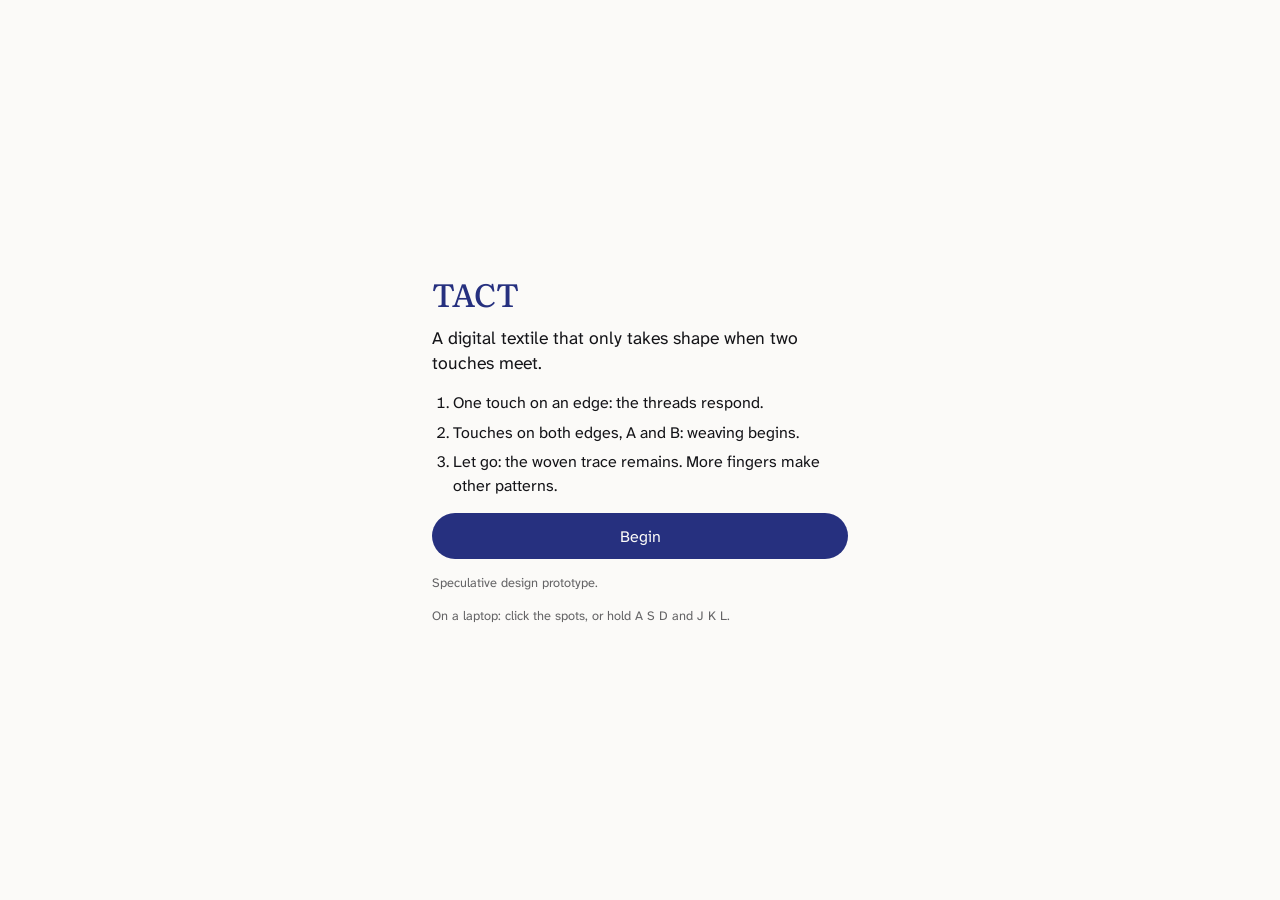
<file: index.html>
<!doctype html>
<html lang="en">
<head>
  <meta charset="utf-8">
  <meta name="viewport" content="width=device-width, initial-scale=1, viewport-fit=cover, user-scalable=no">
  <meta name="theme-color" content="#fbfaf8">
  <!-- iPad/iPhone: "Add to Home Screen" opens it full screen, without browser bars -->
  <meta name="apple-mobile-web-app-capable" content="yes">
  <meta name="mobile-web-app-capable" content="yes">
  <meta name="apple-mobile-web-app-status-bar-style" content="default">
  <meta name="apple-mobile-web-app-title" content="TACT">
  <link rel="icon" href="icon.svg" type="image/svg+xml">
  <title>TACT</title>
  <link rel="stylesheet" href="style.css?v=20">
</head>
<body>
  <!-- ===== The loom: the whole screen is one touch surface ===== -->
  <div id="stage">
    <div class="zone" id="zone-left" aria-label="Left hand zone">
      <span class="zone-label">hold here</span>
    </div>

    <div id="loom-wrap">
      <canvas id="loom" aria-label="The shared weave"></canvas>
    </div>

    <div class="zone" id="zone-right" aria-label="Right hand zone">
      <span class="zone-label">hold here</span>
    </div>
  </div>

  <p id="status" aria-live="polite">Each person: touch one edge</p>

  <!-- Small, quiet controls at the top centre (outside both hand zones) -->
  <div id="controls">
    <button id="sound-toggle" class="pill" type="button" aria-pressed="false">Sound off</button>
    <button id="finish" class="pill" type="button" disabled>Finish</button>
  </div>

  <!-- ===== Start screen ===== -->
  <section id="start-screen" class="screen">
    <div class="screen-inner">
      <h1>TACT</h1>
      <p class="lead">A digital textile that only takes shape when two touches meet.</p>
      <ol class="steps">
        <li>One touch on an edge: the threads respond.</li>
        <li>Touches on both edges, A and B: weaving begins.</li>
        <li>Let go: the woven trace remains. More fingers make other patterns.</li>
      </ol>
      <button id="begin" class="primary" type="button">Begin</button>
      <p class="fine">Speculative design prototype.</p>
      <p class="fine hint-keys">On a laptop: click the spots, or hold A S D and J K L.</p>
    </div>
  </section>

  <!-- ===== Artist menu (exhibition mode only; open by holding the top centre for a moment, or key M) ===== -->
  <section id="artist-menu" class="screen" hidden>
    <div class="screen-inner">
      <h2>TACT</h2>
      <p class="fine" id="menu-info"></p>
      <button id="menu-save" class="primary" type="button">Save the day's cloth</button>
      <button id="menu-sound" class="secondary" type="button">Sound: off</button>
      <div class="row-buttons">
        <button id="menu-back" class="secondary" type="button">Back to the loom</button>
        <button id="menu-new-day" class="secondary" type="button">Start a new day</button>
      </div>
      <p class="fine"><a class="quiet-link" href="./">Leave exhibition mode</a></p>
    </div>
  </section>

  <!-- ===== End screen ===== -->
  <section id="end-screen" class="screen" hidden>
    <div class="screen-inner">
      <h2 id="end-title">Your weave</h2>
      <img id="weave-image" alt="The weave you made together">
      <button id="save" class="primary" type="button">Save our weave</button>
      <div class="row-buttons">
        <button id="back" class="secondary" type="button">Back to the loom</button>
        <button id="again" class="secondary" type="button">Weave again</button>
      </div>
      <p class="fine">The image is saved only to this device.</p>
    </div>
  </section>

  <script src="loom.js?v=21"></script>
</body>
</html>
</file>
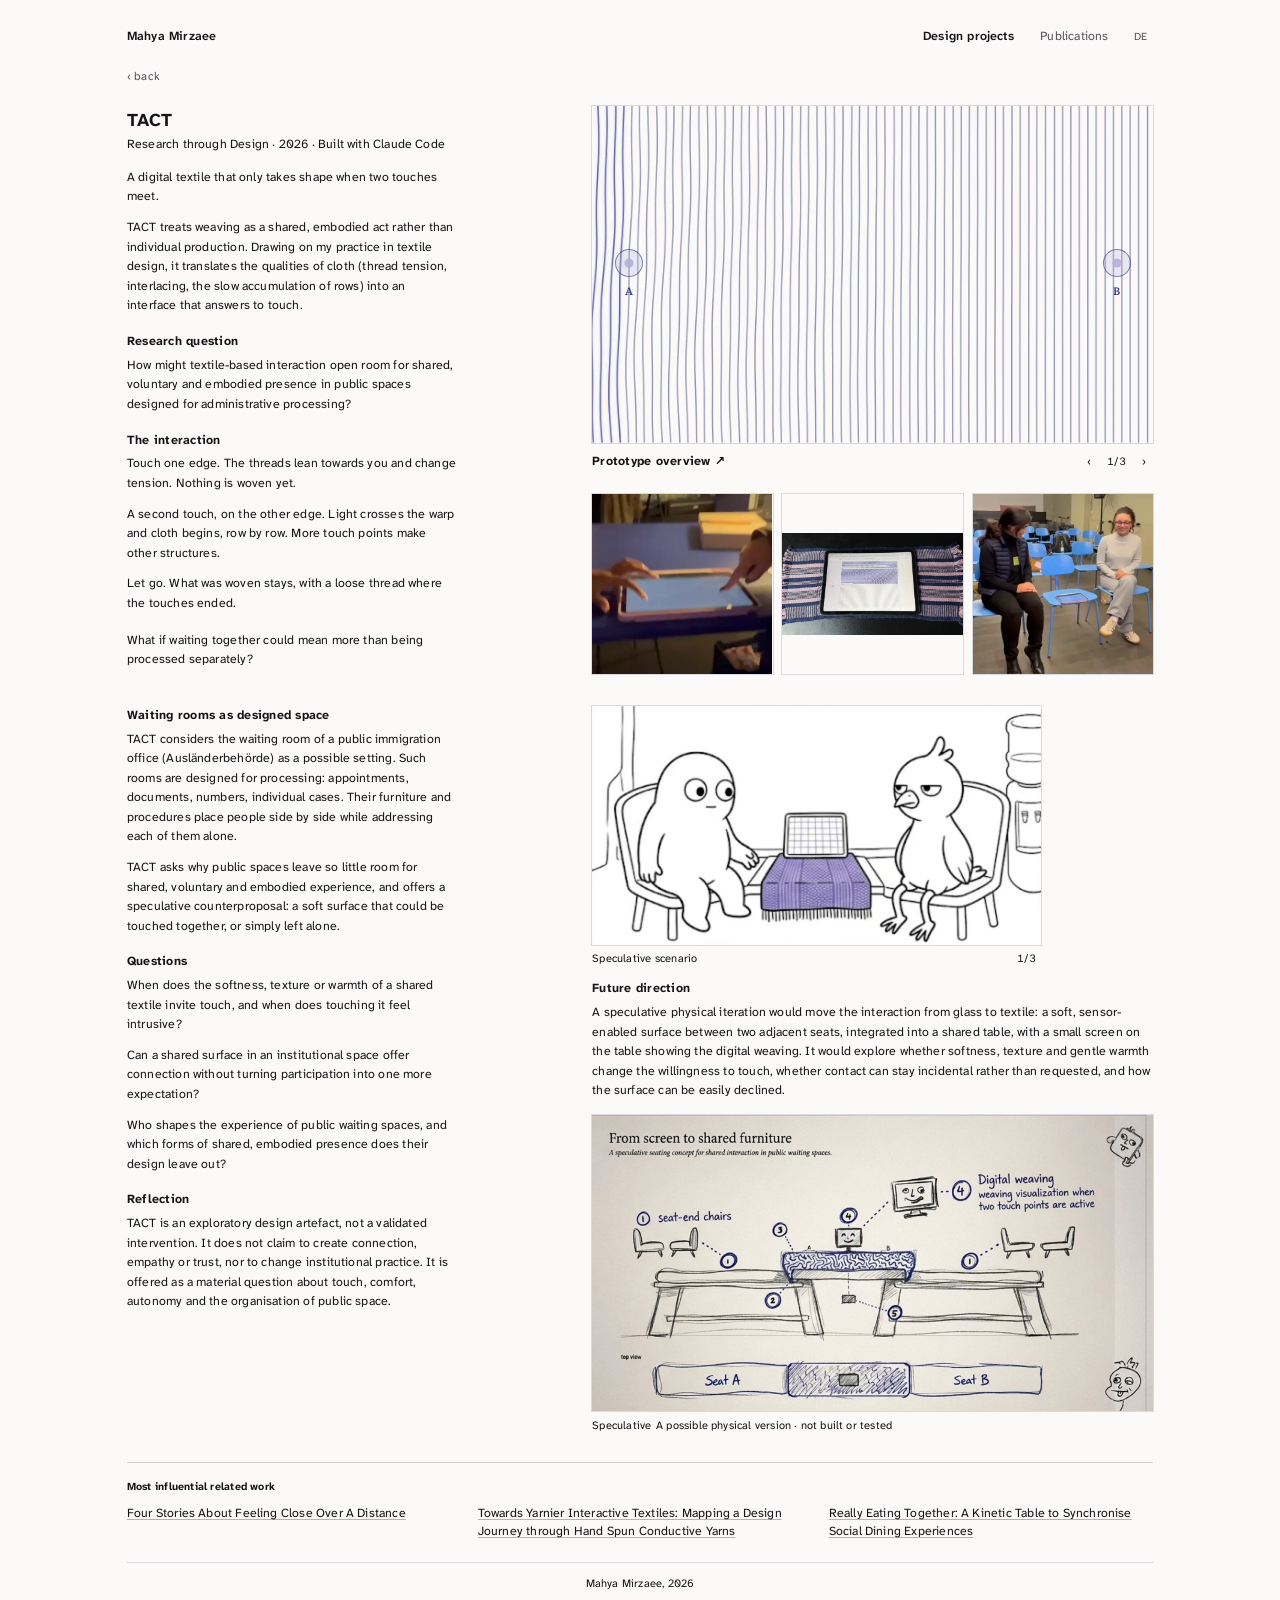
<file: project.html>
<!doctype html>
<html lang="en">
<head>
  <meta charset="utf-8">
  <meta name="viewport" content="width=device-width, initial-scale=1">
  <title>TACT · Mahya Mirzaee</title>
  <meta name="description" content="TACT: a speculative HCI artefact. A digital textile that only takes shape when two touches meet, questioning how shared, voluntary and embodied experience might find room in institutional public spaces.">
  <meta name="theme-color" content="#fbfaf8">
  <link rel="icon" href="icon.svg" type="image/svg+xml">
  <link rel="stylesheet" href="project.css?v=57">
<style id="site-bar">
  /* same top bar as the portfolio (mahyamirzaee.github.io) */
  .site-bar { display: flex; flex-wrap: wrap; align-items: baseline; gap: 12px 24px; padding: 4px 0 26px; font-family: "Atkinson Hyperlegible Next", system-ui, sans-serif; }
  .site-bar .sb-name { margin-right: auto; font-size: 15px; font-weight: 600; color: #141418; text-decoration: none; }
  .site-bar nav { display: flex; flex-wrap: wrap; gap: 6px 32px; }
  .site-bar nav a { font-size: 15px; color: #55545f; text-decoration: none; }
  .site-bar nav a[aria-current="page"] { color: #141418; font-weight: 600; }
  .site-bar .sb-lang { font-size: 13px; color: #55545f; text-decoration: none; padding: 2px 7px; }
  .site-bar a:hover { color: #26307f; }
  /* one look for every back link */
  .top { font-size: 14px; }
  .top a { color: #55545f; text-decoration: none; }
  .top a:hover { color: #141418; text-decoration: underline; }
  /* one look for every reference link (Most influential related work) */
  .related li a { color: #141418; font-size: 15px; line-height: 1.45; text-decoration: underline; text-decoration-color: #b3add8; text-decoration-thickness: 1px; text-underline-offset: 0.2em; }
  .related li a:hover { color: #26307f; text-decoration-color: #26307f; }
  @media (max-width: 640px) { .site-bar .sb-name { width: 100%; } }
</style>
</head>
<body>
<div class="page">

  <header class="site-bar">
    <a class="sb-name" href="https://mahyamirzaee.github.io/">Mahya Mirzaee</a>
    <nav aria-label="Main">
      <a href="https://mahyamirzaee.github.io/projects/" aria-current="page">Design projects</a>
      <a href="https://mahyamirzaee.github.io/publications/">Publications</a>
    </nav>
    <a class="sb-lang" href="https://mahyamirzaee.github.io/de/projects/" lang="de" hreflang="de" aria-label="Deutsch">DE</a>
  </header>
  <nav class="top" aria-label="Back">
    <a href="https://mahyamirzaee.github.io/projects/">‹ back</a>
  </nav>

  <main>
  <!-- ===== Screen 1: proposition, research question, the implemented prototype ===== -->
  <section class="sheet" aria-labelledby="title">
    <div class="col">
      <h1 id="title">TACT</h1>
      <p class="sub">Research through Design · 2026 · Built with Claude Code</p>

      <p class="lead">A digital textile that only takes shape when two touches meet.</p>
      <p>TACT treats weaving as a shared, embodied act rather than individual production. Drawing on my practice in textile design, it translates the qualities of cloth (thread tension, interlacing, the slow accumulation of rows) into an interface that answers to touch.</p>

      <h2>Research question</h2>
      <p class="rq">How might textile-based interaction open room for shared, voluntary and embodied presence in public spaces designed for administrative processing?</p>

      <h2>The interaction</h2>
      <p>Touch one edge. The threads lean towards you and change tension. Nothing is woven yet.</p>
      <p>A second touch, on the other edge. Light crosses the warp and cloth begins, row by row. More touch points make other structures.</p>
      <p>Let go. What was woven stays, with a loose thread where the touches ended.</p>

      <p class="ask">What if waiting together could mean more than being processed separately?</p>

    </div>

    <div class="cluster">
      <figure>
        <div class="frame r32 slides seq" id="slides" data-group="overview" data-slide="0" aria-roledescription="slideshow" aria-label="Screen captures of the digital prototype">
          <img class="slide on" src="img/loom-1-presence.webp" alt="Warp threads leaning towards the left edge where one touch is placed; nothing is woven." data-caption="One touch. The threads lean towards it and change tension. Nothing is woven.">
          <img class="slide" src="img/loom-3-weaving.webp" alt="Lilac weft interlaced with indigo warp; a dark shuttle carries the newest row." data-caption="Two touches. Light travels through the warp and a hand-woven textile forms, row by row." loading="lazy">
          <img class="slide" src="img/loom-4-trace.webp" alt="The woven cloth remains after release; the last row stops part-way with a loose thread end." data-caption="Release. The hand-woven structure remains, with a loose thread where the touches ended." loading="lazy">
          <!-- gentle invitation on the first slide: a quiet touch mark at each edge -->
          <span class="invite left" aria-hidden="true"><i></i><b>A</b></span>
          <span class="invite right" aria-hidden="true"><i></i><b>B</b></span>
          <button class="zoom-btn" type="button" aria-label="Open large view">⤢</button>
        </div>
        <div class="slidebar">
          <a class="try" href="./?mode=exhibition&amp;demo=1" target="_blank" rel="noopener">Prototype overview ↗</a>
          <div class="controls">
            <button type="button" id="slide-prev" aria-label="Previous image">‹</button>
            <span class="count" id="slide-count">1/3</span>
            <button type="button" id="slide-next" aria-label="Next image">›</button>
          </div>
        </div>
      </figure>

      <div class="mosaic row3" data-group="in-use">
          <div class="tile zoomable t-hands" id="use-hands" data-cap="Prototype in use"><video src="video/in-use-2.mp4" poster="video/poster-2.webp" autoplay muted loop playsinline preload="metadata" aria-label="Two hands, one from each side, touching the edges of the tablet on a table."></video></div>
          <div class="tile zoomable t-fabric" id="swap" data-cap="Handwoven prototype"><img src="img/photo-textile-v2.webp" alt="The tablet running TACT on the handwoven prototype fabric: indigo and lilac stripes with fringed ends." loading="lazy"></div>
          <div class="tile zoomable t-chairs" id="use-chairs" data-cap="Prototype in use"><video src="video/in-use-1.mp4" poster="video/poster-1.webp" autoplay muted loop playsinline preload="metadata" aria-label="Two people seated on waiting-room chairs touch the tablet placed on a chair between them."></video></div>
      </div>
    </div>
  </section>


  <!-- ===== Screen 2: context, questions, reflection, future direction ===== -->
  <section class="sheet" aria-labelledby="context">
    <div class="col">
      <h2 id="context">Waiting rooms as designed space</h2>
      <p>TACT considers the waiting room of a public immigration office (Ausländerbehörde) as a possible setting. Such rooms are designed for processing: appointments, documents, numbers, individual cases. Their furniture and procedures place people side by side while addressing each of them alone.</p>
      <p>TACT asks why public spaces leave so little room for shared, voluntary and embodied experience, and offers a speculative counterproposal: a soft surface that could be touched together, or simply left alone.</p>

      <h2>Questions</h2>
      <p>When does the softness, texture or warmth of a shared textile invite touch, and when does touching it feel intrusive?</p>
      <p>Can a shared surface in an institutional space offer connection without turning participation into one more expectation?</p>
      <p>Who shapes the experience of public waiting spaces, and which forms of shared, embodied presence does their design leave out?</p>

      <h2>Reflection</h2>
      <p>TACT is an exploratory design artefact, not a validated intervention. It does not claim to create connection, empathy or trust, nor to change institutional practice. It is offered as a material question about touch, comfort, autonomy and the organisation of public space.</p>

    </div>

    <div class="cluster">
      <figure class="scenario-figure">
      <div class="frame zoomable seq scenario" id="scenario" data-group="scenario" data-cap="Speculative scenario">
        <img class="swap-item on" src="img/scenario-1.webp" alt="Comic panel 1: two figures sit on chairs on either side of a small table covered with a woven textile and a screen; they ignore each other." loading="lazy" data-cap="Waiting">
        <img class="swap-item" src="img/scenario-2.webp" alt="Comic panel 2: one figure curiously touches the textile; a soft light appears under the finger; the other still looks away." loading="lazy" data-cap="One touch">
        <img class="swap-item" src="img/scenario-3.webp" alt="Comic panel 3: both figures rest a hand on the textile; it glows, the screen fills with weaving, and both smile." loading="lazy" data-cap="Two touches">
        <button class="zoom-btn" type="button" aria-label="Open large view">⤢</button>
      </div>
      <div class="slidebar">
        <figcaption><span class="note concept">Speculative scenario</span></figcaption>
        <div class="controls"><span class="count" id="scenario-count">1/3</span></div>
      </div>
      </figure>
      <div class="col future">
        <h2>Future direction</h2>
        <p>A speculative physical iteration would move the interaction from glass to textile: a soft, sensor-enabled surface between two adjacent seats, integrated into a shared table, with a small screen on the table showing the digital weaving. It would explore whether softness, texture and gentle warmth change the willingness to touch, whether contact can stay incidental rather than requested, and how the surface can be easily declined.</p>
      </div>
      <figure>
        <div class="frame sketch zoomable" id="future-sketch" data-cap="From screen to shared furniture">
          <img src="img/future-sketch.webp" alt="Hand-drawn concept: two benches whose inner ends meet as a small shared table, covered with a woven surface marked A and B; a small screen on the table shows the weaving. Below, a top view of Seat A, the woven centre and Seat B." loading="lazy">
        </div>
        <figcaption><span class="note concept">Speculative</span>A possible physical version · not built or tested</figcaption>
      </figure>
    </div>
  </section>
  <section class="related related-wide" aria-labelledby="related-title">
    <h2 class="cluster-title" id="related-title">Most influential related work</h2>
    <ol>
      <li><a href="https://doi.org/10.1145/2839462.2856523" target="_blank" rel="noopener">Four Stories About Feeling Close Over A Distance</a></li>
      <li><a href="https://doi.org/10.1145/3715336.3735441" target="_blank" rel="noopener">Towards Yarnier Interactive Textiles: Mapping a Design Journey through Hand Spun Conductive Yarns</a></li>
      <li><a href="https://doi.org/10.1145/2735711.2735822" target="_blank" rel="noopener">Really Eating Together: A Kinetic Table to Synchronise Social Dining Experiences</a></li>
    </ol>
  </section>
  </main>

  <footer class="foot">
    <span>Mahya Mirzaee, 2026</span>
  </footer>
</div>

<script>
  // Tap or swipe a picture frame to go to the next one.
  // Tap (or swipe left) = next, swipe right = previous, arrow keys also work.
  // The small ⤢ button in the corner is left alone, so it can open the large view.
  function tactAdvance(el, next, prev, onUse) {
    var x0 = 0, y0 = 0, t0 = 0, id = null, moved = false;
    function onBtn(e) { return e.target.closest && e.target.closest(".zoom-btn"); }
    el.addEventListener("pointerdown", function (e) {
      if (onBtn(e)) return;
      id = e.pointerId; x0 = e.clientX; y0 = e.clientY; t0 = Date.now(); moved = false;
    });
    el.addEventListener("pointermove", function (e) {
      if (e.pointerId !== id) return;
      if (Math.abs(e.clientX - x0) > 10 || Math.abs(e.clientY - y0) > 10) moved = true;
    });
    el.addEventListener("pointerup", function (e) {
      if (e.pointerId !== id) return;
      id = null;
      if (onBtn(e)) return;
      var dx = e.clientX - x0, dy = e.clientY - y0;
      if (Math.abs(dx) > 35 && Math.abs(dx) > Math.abs(dy)) { if (dx < 0) next(); else prev(); }
      else if (!moved && Date.now() - t0 < 700) {
        el.dispatchEvent(new CustomEvent("tact-open", { bubbles: true }));
        return;
      }
      else return;
      if (onUse) onUse();
    });
    el.addEventListener("pointercancel", function () { id = null; });
    el.tactNext = function () { next(); if (onUse) onUse(); };
    el.tactPrev = function () { prev(); if (onUse) onUse(); };
    el.tabIndex = 0;
    el.addEventListener("keydown", function (e) {
      if (e.key === "ArrowRight") { e.preventDefault(); next(); if (onUse) onUse(); }
      if (e.key === "ArrowLeft") { e.preventDefault(); prev(); if (onUse) onUse(); }
    });
  }
</script>

<script>
  // Slideshow: a new screen capture every 6 seconds, woven in from the top.
  // It pauses on hover and with the II button, and stays still for visitors who reduce motion.
  (function () {
    var box = document.getElementById("slides");
    var slides = box.querySelectorAll(".slide");
    var caption = document.getElementById("slide-caption");
    var count = document.getElementById("slide-count");
    var pauseBtn = null;
    var i = 0, timer = null, paused = false, hovering = false;
    var reduce = window.matchMedia("(prefers-reduced-motion: reduce)").matches;

    function go(n) {
      slides.forEach(function (s) { s.classList.remove("was"); });
      slides[i].classList.remove("on");
      slides[i].classList.add("was");
      i = (n + slides.length) % slides.length;
      void slides[i].offsetWidth;
      slides[i].classList.add("on");
      if (caption) caption.textContent = slides[i].getAttribute("data-caption");
      box.setAttribute("data-slide", i);   // the touch marks show on the first slide only
      count.textContent = (i + 1) + "/" + slides.length;
    }
    function schedule() {
      clearInterval(timer);
      if (!paused && !hovering && !reduce) timer = setInterval(function () { go(i + 1); }, 3000);
    }
    document.getElementById("slide-next").onclick = function () { go(i + 1); schedule(); };
    document.getElementById("slide-prev").onclick = function () { go(i - 1); schedule(); };

    box.addEventListener("mouseenter", function () { hovering = true; schedule(); });
    box.addEventListener("mouseleave", function () { hovering = false; schedule(); });
    tactAdvance(box, function () { go(i + 1); }, function () { go(i - 1); }, schedule);
    if (reduce) paused = true;
    schedule();
  })();
</script>

<script>
  // The large tile: the fabric photo and the two-hands video take turns, fading into each other.
  (function () {
    var tile = document.getElementById("swap");
    if (!tile) return;
    var items = tile.querySelectorAll(".swap-item");
    if (items.length < 2) return;
    var label = document.getElementById("swap-label");
    var i = 0, hovering = false, timer = null;
    var reduce = window.matchMedia("(prefers-reduced-motion: reduce)").matches;

    function go(n) {
      items[i].classList.remove("on");
      i = (n + items.length) % items.length;
      items[i].classList.add("on");
      if (label) label.style.opacity = items[i].tagName === "IMG" ? "1" : "0";
    }
    function schedule() {
      clearInterval(timer);
      if (!hovering && !reduce) timer = setInterval(function () { go(i + 1); }, 3000);
    }
    tile.addEventListener("mouseenter", function () { hovering = true; schedule(); });
    tile.addEventListener("mouseleave", function () { hovering = false; schedule(); });
    tactAdvance(tile, function () { go(i + 1); }, function () { go(i - 1); }, schedule);
    schedule();
  })();
</script>

<script>
  // The scenario frame: the three comic panels follow each other, like a short story.
  (function () {
    var box = document.getElementById("scenario");
    if (!box) return;
    var items = box.querySelectorAll(".swap-item");
    var count = document.getElementById("scenario-count");
    var i = 0, hovering = false, timer = null;
    var reduce = window.matchMedia("(prefers-reduced-motion: reduce)").matches;

    function go(n) {
      items[i].classList.remove("on");
      i = (n + items.length) % items.length;
      items[i].classList.add("on");
      if (count) count.textContent = (i + 1) + "/" + items.length;
    }
    function schedule() {
      clearInterval(timer);
      if (!hovering && !reduce) timer = setInterval(function () { go(i + 1); }, 3000);
    }
    box.addEventListener("mouseenter", function () { hovering = true; schedule(); });
    box.addEventListener("mouseleave", function () { hovering = false; schedule(); });
    tactAdvance(box, function () { go(i + 1); }, function () { go(i - 1); }, schedule);
    schedule();
  })();
</script>

<script>
  // Large view: the ⤢ button on a sequence, or a click on any other picture, opens it big.
  // Close with a click anywhere, the × button, or Esc.
  (function () {
    var lb = document.createElement("div");
    lb.className = "lightbox";
    lb.hidden = true;
    lb.setAttribute("role", "dialog");
    lb.setAttribute("aria-modal", "true");
    lb.setAttribute("aria-label", "Large view");
    lb.innerHTML = '<button class="lb-close" type="button" aria-label="Close large view">×</button>' +
                   '<button class="lb-prev" type="button" aria-label="Previous picture">‹</button>' +
                   '<button class="lb-next" type="button" aria-label="Next picture">›</button>' +
                   '<div class="lb-inner"></div><p class="lb-cap"></p>';
    document.body.appendChild(lb);
    var inner = lb.querySelector(".lb-inner");
    var cap = lb.querySelector(".lb-cap");
    var closeBtn = lb.querySelector(".lb-close");
    var prevBtn = lb.querySelector(".lb-prev");
    var nextBtn = lb.querySelector(".lb-next");
    var opener = null;

    var list = [], at = 0;

    function mediaOf(el) { return el.querySelector(".on") || el.querySelector("img, video"); }
    function capOf(m) {
      var tile = m.closest("[data-cap], [data-cap-img]");
      return m.getAttribute("data-cap") || m.getAttribute("data-caption") ||
        (tile ? (tile.getAttribute("data-cap") ||
          tile.getAttribute(m.tagName === "VIDEO" ? "data-cap-video" : "data-cap-img")) : "") || "";
    }
    function show(n) {
      at = (n + list.length) % list.length;
      var m = list[at];
      var big;
      if (m.tagName === "VIDEO") {
        big = document.createElement("video");
        big.src = m.getAttribute("src");
        big.muted = true; big.loop = true; big.autoplay = true; big.playsInline = true; big.controls = true;
      } else {
        big = document.createElement("img");
        big.src = m.getAttribute("src");
        big.alt = m.getAttribute("alt") || "";
      }
      big.addEventListener("click", function (e) { e.stopPropagation(); });
      inner.replaceChildren(big);
      cap.textContent = capOf(m);
    }
    function allPictures() {
      return [].slice.call(document.querySelectorAll(
        ".frame.slides img, .mosaic .tile img, .mosaic .tile video, .frame.scenario img, .frame.sketch img"));
    }
    function open(el) {
      list = allPictures();
      if (!list.length) return;
      var vis = mediaOf(el);
      var i = list.indexOf(vis);
      opener = el;
      show(i < 0 ? 0 : i);
      prevBtn.hidden = nextBtn.hidden = list.length < 2;
      lb.hidden = false;
      document.documentElement.style.overflow = "hidden";
      closeBtn.focus();
    }
    function close() {
      if (lb.hidden) return;
      lb.hidden = true;
      inner.replaceChildren();
      document.documentElement.style.overflow = "";
      if (opener) opener.focus();
    }

    // every picture opens the large view in the same way
    document.querySelectorAll(".zoomable, .seq").forEach(function (el) {
      el.tabIndex = 0;
      el.setAttribute("role", "button");
      el.setAttribute("aria-label", "Open large view");
      if (!el.classList.contains("seq")) el.addEventListener("click", function () { open(el); });
      el.addEventListener("tact-open", function () { open(el); });
      el.addEventListener("keydown", function (e) {
        if (e.key === "Enter" || e.key === " ") { e.preventDefault(); open(el); }
      });
    });
    document.querySelectorAll(".zoom-btn").forEach(function (btn) {
      btn.addEventListener("click", function (e) {
        e.stopPropagation();
        var frame = btn.closest(".frame, .tile");
        if (frame) open(frame);
      });
    });
    function step(dir) { if (list.length > 1) show(at + dir); }

    // Each picture gets its own address, so a link from a PDF opens the page
    // exactly at that picture and shows it large.
    var pics = document.querySelectorAll("#slides, #swap, #use-hands, #use-chairs, #scenario, #future-sketch");
    pics.forEach(function (el) {
      var a = document.createElement("a");
      a.className = "pic-link";
      a.href = location.origin + location.pathname + "#" + el.id;
      a.tabIndex = -1;
      a.setAttribute("aria-hidden", "true");
      el.parentNode.insertBefore(a, el);
      a.appendChild(el);
      a.addEventListener("click", function (e) { e.preventDefault(); });
    });
    function openFromHash() {
      if (!location.hash) return;
      var el = document.querySelector(location.hash);
      if (!el || !el.id) return;
      el.scrollIntoView({ block: "center" });
      setTimeout(function () { open(el); }, 400);
    }
    window.addEventListener("hashchange", openFromHash);
    setTimeout(openFromHash, 300);
    prevBtn.addEventListener("click", function (e) { e.stopPropagation(); step(-1); });
    nextBtn.addEventListener("click", function (e) { e.stopPropagation(); step(1); });
    var sx = 0, sy = 0, sid = null;
    lb.addEventListener("pointerdown", function (e) { sid = e.pointerId; sx = e.clientX; sy = e.clientY; });
    lb.addEventListener("pointerup", function (e) {
      if (e.pointerId !== sid) return;
      sid = null;
      var dx = e.clientX - sx, dy = e.clientY - sy;
      if (Math.abs(dx) > 45 && Math.abs(dx) > Math.abs(dy)) { e.stopPropagation(); step(dx < 0 ? 1 : -1); }
    });
    lb.addEventListener("click", close);
    closeBtn.addEventListener("click", function (e) { e.stopPropagation(); close(); });
    document.addEventListener("keydown", function (e) {
      if (lb.hidden) return;
      if (e.key === "Escape") close();
      if (e.key === "ArrowRight") step(1);
      if (e.key === "ArrowLeft") step(-1);
    });
  })();
</script>
</body>
</html>
</file>
<file: style.css>
/* The Two-Hand Loom — styles */

/* Self-hosted fonts (variable, Latin subset, SIL Open Font License) */
@font-face {
  font-family: "Literata";
  src: url("fonts/Literata.woff2") format("woff2");
  font-weight: 200 900;
  font-display: swap;
}
@font-face {
  font-family: "Atkinson Hyperlegible Next";
  src: url("fonts/AtkinsonHyperlegibleNext.woff2") format("woff2");
  font-weight: 200 800;
  font-display: swap;
}

:root {
  --paper: #fbfaf8;
  --ink: #141418;
  --indigo: #26307f;
  --lilac: #b3add8;
  --font-head: "Literata", Georgia, serif;
  --font-text: "Atkinson Hyperlegible Next", system-ui, sans-serif;
  --zone-width: 22%;
}
/* Landscape tablets: narrower hand zones, so the textile stays dominant
   (each zone is still well over a thumb's width). Must match zoneShare() in loom.js. */
@media (orientation: landscape) {
  :root { --zone-width: 16%; }
}

* { box-sizing: border-box; }

html, body {
  margin: 0;
  height: 100%;
  overflow: hidden;            /* the page never scrolls */
  background: var(--paper);
  color: var(--ink);
  font-family: var(--font-text);
}

/* Stop the phone from scrolling, zooming, selecting text or
   showing the long-press menu while people hold the screen. */
body {
  touch-action: none;
  -webkit-user-select: none;
  user-select: none;
  -webkit-touch-callout: none;
  -webkit-tap-highlight-color: transparent;
}

h1 { font-family: var(--font-head); font-weight: 500; color: var(--indigo); }

/* ---------- Layout: left zone | loom | right zone ---------- */
#stage {
  position: fixed;
  inset: 0;
  display: grid;
  grid-template-columns: var(--zone-width) 1fr var(--zone-width);
  padding: env(safe-area-inset-top) env(safe-area-inset-right)
           env(safe-area-inset-bottom) env(safe-area-inset-left);
}

/* ---------- Touch zones ---------- */
.zone {
  display: flex;
  align-items: center;
  justify-content: center;
  transition: background-color 250ms ease;
}
#zone-left  { border-right: 1px solid rgba(38, 48, 127, 0.12); }
#zone-right { border-left:  1px solid rgba(38, 48, 127, 0.12); }

/* Held zones glow lilac, and glow brighter on each shared beat (--pulse goes 1 → 0) */
#stage { --pulse: 0; }
.zone.active {
  background-color: rgba(179, 173, 216, calc(0.28 + 0.32 * var(--pulse)));
  transition: none;
}

.zone-label {
  writing-mode: vertical-rl;
  font-size: 0.8rem;
  letter-spacing: 0.15em;
  text-transform: uppercase;
  color: var(--indigo);
  opacity: 0.45;
}
#zone-left .zone-label { transform: rotate(180deg); }
.zone.active .zone-label { opacity: 0.8; }

/* ---------- The loom ---------- */
#loom-wrap {
  position: relative;
  padding: 1.25rem 0.5rem 3.5rem;   /* room at the bottom for the status text */
}
#loom {
  display: block;
  width: 100%;
  height: 100%;
}

/* ---------- Status line ---------- */
#status {
  position: fixed;
  left: 0;
  right: 0;
  bottom: calc(env(safe-area-inset-bottom) + 0.9rem);
  margin: 0;
  text-align: center;
  font-size: 0.9rem;
  color: var(--ink);
  opacity: 0.7;
  pointer-events: none;            /* never blocks a touch */
}

/* ---------- Small controls (top centre, outside both hand zones) ---------- */
#controls {
  position: fixed;
  top: calc(env(safe-area-inset-top) + 0.35rem);
  left: 50%;
  transform: translateX(-50%);
  display: flex;
  gap: 0.4rem;
}
.pill {
  padding: 0.35rem 0.8rem;
  border: 1px solid rgba(38, 48, 127, 0.25);
  border-radius: 999px;
  background: var(--paper);
  color: var(--indigo);
  font: inherit;
  font-size: 0.75rem;
  cursor: pointer;
  white-space: nowrap;
}
.pill[aria-pressed="true"] { background: rgba(179, 173, 216, 0.3); }
.pill:disabled { opacity: 0.35; cursor: default; }

/* ---------- Start and end screens ---------- */
.screen {
  position: fixed;
  inset: 0;
  z-index: 10;
  display: flex;
  align-items: center;
  justify-content: center;
  padding: calc(env(safe-area-inset-top) + 1rem) 1rem calc(env(safe-area-inset-bottom) + 1rem);
  background: var(--paper);
}
.screen[hidden] { display: none; }

.screen-inner {
  width: 100%;
  max-width: 26rem;
  max-height: 100%;
  display: flex;
  flex-direction: column;
  align-items: stretch;
  gap: 0.9rem;
}

.screen h1, .screen h2 {
  font-family: var(--font-head);
  font-weight: 500;
  color: var(--indigo);
  margin: 0;
  line-height: 1.15;
}
.screen h1 { font-size: 2rem; }
.screen h2 { font-size: 1.5rem; text-align: center; }

.lead { margin: 0; font-size: 1.1rem; line-height: 1.45; }

.steps {
  margin: 0;
  padding-left: 1.3rem;
  line-height: 1.5;
}
.steps li + li { margin-top: 0.35rem; }

.fine { margin: 0; font-size: 0.8rem; line-height: 1.45; opacity: 0.65; }
/* Only show the laptop hint where there is a mouse */
@media (pointer: coarse) { .hint-keys { display: none; } }

.primary, .secondary {
  font: inherit;
  font-size: 1rem;
  border-radius: 999px;
  padding: 0.8rem 1.2rem;
  cursor: pointer;
}
.primary {
  border: none;
  background: var(--indigo);
  color: var(--paper);
}
.secondary {
  flex: 1;
  border: 1px solid rgba(38, 48, 127, 0.3);
  background: transparent;
  color: var(--indigo);
  font-size: 0.9rem;
  padding: 0.65rem 0.8rem;
}
.row-buttons { display: flex; gap: 0.5rem; }

#weave-image {
  display: block;
  width: auto;
  max-width: 100%;
  max-height: 48vh;
  max-height: 48dvh;
  margin: 0 auto;
  object-fit: contain;
  box-shadow: 0 1px 6px rgba(20, 20, 24, 0.08);
  /* allow long-press "Save image" on iPhone for this picture only */
  -webkit-touch-callout: default;
  pointer-events: auto;
}
.caption { margin: 0; text-align: center; font-size: 0.9rem; opacity: 0.75; }

.quiet-link { color: var(--indigo); text-decoration: underline; text-underline-offset: 0.2em; }

/* ---------- Exhibition mode: "TACT" ----------
   No instructions on screen: no status text, no buttons, no labels.
   The context lives on the wall label, not in the interface. */
body.exhibition #status,
body.exhibition #controls,
body.exhibition .zone-label { display: none; }
body.exhibition #zone-left  { border-right-color: rgba(38, 48, 127, 0.06); }
body.exhibition #zone-right { border-left-color:  rgba(38, 48, 127, 0.06); }
body.exhibition #loom-wrap  { padding-bottom: 1.25rem; }
/* No glowing rectangles: in exhibition mode all feedback lives in the threads themselves. */
body.exhibition .zone.active { background-color: transparent; }

/* ---------- Demo link (?mode=exhibition&demo=1), e.g. from the project page ----------
   Minimal guidance: two edge marks like selvedges (A, B), a soft glow on a held side,
   and one line of text. */
body.exhibition.demo .zone-label {
  display: block;
  writing-mode: horizontal-tb;
  transform: none;
  font-family: var(--font-head);
  font-size: 1.1rem;
  letter-spacing: 0;
  text-transform: none;
  opacity: 0.6;
}
body.exhibition.demo #zone-left .zone-label { transform: none; } /* upright "A", not rotated */
body.exhibition.demo #zone-left  { border-right: 2px solid rgba(179, 173, 216, 0.9); }
body.exhibition.demo #zone-right { border-left:  2px solid rgba(179, 173, 216, 0.9); }
body.exhibition.demo .zone { cursor: pointer; }
body.exhibition.demo .zone.active { background-color: rgba(179, 173, 216, 0.16); }
body.exhibition.demo .zone.active .zone-label { opacity: 1; }
body.exhibition.demo #status { display: block; font-size: 0.85rem; padding: 0 1rem; transition: opacity 1.6s ease; }
body.exhibition.demo #status.faded { opacity: 0; }
body.exhibition.demo #loom-wrap { padding-bottom: 3rem; }

/* ---------- Finger spots (exhibition): three per side, like a loom's treadles ----------
   Each finger, key (A S D / J K L) or mouse click lights one. More fingers, other patterns. */
body.exhibition .zone { flex-direction: column; gap: 22px; }
.spots { display: flex; flex-direction: column; gap: 26px; }
.spot {
  display: block;
  width: 30px;
  height: 30px;
  border-radius: 50%;
  border: 1.5px solid rgba(38, 48, 127, 0.28);
  background: radial-gradient(circle, rgba(179, 173, 216, 0.55) 0 3px, transparent 4px);
  transition: background-color 300ms ease, border-color 300ms ease, transform 300ms ease;
}
.spot.on {
  border-color: rgba(38, 48, 127, 0.7);
  background-color: rgba(179, 173, 216, 0.55);
  transform: scale(1.08);
}
@media (max-height: 420px) { .spots { gap: 12px; } .spot { width: 24px; height: 24px; } }

/* demo: the name of a new weave structure fades in briefly */
#pattern-name {
  position: fixed;
  left: 0;
  right: 0;
  bottom: calc(env(safe-area-inset-bottom) + 2.6rem);
  margin: 0;
  text-align: center;
  font-family: var(--font-head);
  font-style: italic;
  font-size: 1rem;
  color: var(--indigo);
  opacity: 0;
  transition: opacity 700ms ease;
  pointer-events: none;
}
#pattern-name.on { opacity: 0.85; }
</file>
<file: project.css>
/* TACT: project page
   Compact editorial layout: a narrow text column beside clusters of frames.
   Two "screens": (1) the work, (2) its questions and its future. */

@font-face {
  font-family: "Literata";
  src: url("fonts/Literata.woff2") format("woff2");
  font-weight: 200 900;
  font-display: swap;
}
@font-face {
  font-family: "Atkinson Hyperlegible Next";
  src: url("fonts/AtkinsonHyperlegibleNext.woff2") format("woff2");
  font-weight: 200 800;
  font-display: swap;
}

:root {
  --paper: #fbfaf8;
  --ink: #141418;
  --soft: #55555f;
  --indigo: #26307f;
  --lilac: #b3add8;
  --rule: rgba(38, 48, 127, 0.16);
  --head: "Literata", Georgia, serif;
  --text: "Atkinson Hyperlegible Next", system-ui, sans-serif;
}

* { box-sizing: border-box; }
html { -webkit-text-size-adjust: 100%; }
body {
  margin: 0;
  background: var(--paper);
  color: var(--ink);
  font-family: var(--text);
  font-size: 15px;
  line-height: 1.58;
  letter-spacing: 0.015em;
}
a { color: inherit; text-underline-offset: 0.2em; text-decoration-thickness: 1px; }
a:focus-visible, button:focus-visible { outline: 2px solid var(--indigo); outline-offset: 2px; }
img, iframe { display: block; max-width: 100%; }
p { margin: 0 0 0.9em; }

/* ---------- Page frame ---------- */
.page { max-width: 1340px; margin: 0 auto; padding: 28px 48px 24px; }

.top { display: flex; justify-content: space-between; margin-bottom: 24px; font-size: 14px; align-items: center; }
.top a { text-decoration: none; }
.top a:hover { text-decoration: underline; }

/* one "screen": text column + cluster of frames */
.sheet {
  display: grid;
  grid-template-columns: minmax(0, 400px) minmax(0, 1fr);
  gap: clamp(40px, 5vw, 88px);
  align-items: start;
}
.sheet + .sheet { margin-top: 28px; padding-top: 28px; border-top: 1px solid var(--rule); }

.col h1, .col h2 {
  margin: 0;
  font-family: var(--text);
  font-size: 15.5px;
  font-weight: 700;
  letter-spacing: 0.03em;
}
.col .sub { margin: 0 0 1.1em; color: var(--soft); }
.col h2 { margin-top: 1.3em; }
.col h2:first-child { margin-top: 0; }
.col h2 + p, .col h2 + ol { margin-top: 0.35em; }

.rq {
  font-family: var(--head);
  font-style: italic;
  font-size: 17px;
  line-height: 1.5;
  color: var(--indigo);
}
.steps, .qs { margin: 0; padding-left: 1.3em; }
.steps li, .qs li { margin-bottom: 0.25em; }
.qs { list-style: none; padding: 0; }
.qs li { margin-bottom: 0.6em; }
.small { font-size: 14px; color: var(--soft); }

/* the woven strip: a few warp threads with one lilac pick */
.thread {
  width: 120px;
  height: 14px;
  margin: 0 0 1.4em;
  background:
    linear-gradient(var(--lilac), var(--lilac)) 0 4.5px / 100% 3px no-repeat,
    repeating-linear-gradient(90deg, var(--indigo) 0 1.2px, transparent 1.2px 6px);
  opacity: 0.85;
}

/* ---------- Clusters of frames ---------- */
.cluster { display: grid; gap: 22px; }
.pair { display: grid; grid-template-columns: 1fr 1fr; gap: 22px; }
.pair.wide-left { grid-template-columns: 1.35fr 1fr; }

figure { margin: 0; }
figcaption { margin-top: 8px; font-size: 13.5px; line-height: 1.5; color: var(--soft); }
.note {
  margin-right: 0.45em;
  font-size: 11.5px;
  letter-spacing: 0.08em;
  text-transform: uppercase;
  color: var(--indigo);
}
.note.concept { color: #8a5a2b; }
.note.todo { color: var(--soft); }

.frame {
  position: relative;
  overflow: hidden;
  background: #fff;
  outline: 1px solid var(--rule);
  outline-offset: -1px;
}
.frame img { width: 100%; height: 100%; object-fit: cover; }
.r43 { aspect-ratio: 4 / 3; }
.r32 { aspect-ratio: 3 / 2; width: 100%; max-width: 640px; }
.r34 { aspect-ratio: 3 / 4; }
.r21 { aspect-ratio: 2 / 1; }
.r1410 { aspect-ratio: 14 / 10; max-height: calc(100vh - 340px); width: 100%; }
@media (max-width: 900px) { .r1410 { max-height: none; } }
.r149 { aspect-ratio: 14 / 9; }
.lead { font-family: var(--head); font-size: 18px; line-height: 1.45; color: var(--indigo); }
.numbered { list-style: none; padding: 0; }
.numbered li { margin-bottom: 0.5em; }
.numbered b { font-weight: 700; }
.cluster-title { margin: 0 0 -6px; font-size: 15.5px; font-weight: 700; letter-spacing: 0.03em; }.r11 { aspect-ratio: 1 / 1; }
.r75 { aspect-ratio: 7 / 5; }
.frame iframe { width: 100%; height: 100%; border: 0; }
.detail img { object-position: 0 0; transform: scale(2.1); transform-origin: 0 0; image-rendering: auto; }

.placeholder {
  display: flex;
  align-items: center;
  justify-content: center;
  padding: 18px;
  text-align: center;
  font-size: 13.5px;
  color: var(--soft);
  background: repeating-linear-gradient(90deg, rgba(38, 48, 127, 0.05) 0 1px, transparent 1px 8px);
  outline: 1px dashed rgba(20, 20, 24, 0.28);
  outline-offset: -1px;
}

/* ---------- The slideshow: each new image is woven in, row by row, from the top ---------- */
.slides { position: relative; }
.slides .slide { position: absolute; inset: 0; opacity: 0; }
.slides .slide.on { opacity: 1; z-index: 1; animation: weave-in 1100ms steps(14, end) both; }
.slides .slide.was { opacity: 1; z-index: 0; }
@keyframes weave-in {
  from { clip-path: inset(0 0 100% 0); }
  to   { clip-path: inset(0 0 0 0); }
}
@media (prefers-reduced-motion: reduce) {
  .slides .slide.on { animation: none; }
}

.slidebar { display: flex; justify-content: space-between; align-items: baseline; gap: 16px; margin-top: 6px; }
.slidebar figcaption { margin: 0; }
.controls { display: flex; align-items: center; gap: 4px; flex-shrink: 0; font-size: 14px; }
.controls button {
  border: 0;
  background: none;
  padding: 6px 9px;
  font: inherit;
  color: var(--ink);
  cursor: pointer;
}
.controls .count { min-width: 2.6em; text-align: center; font-variant-numeric: tabular-nums; }

/* ---------- Footer ---------- */
.foot {
  margin-top: 28px;
  padding-top: 14px;
  border-top: 1px solid var(--rule);
  display: flex;
  justify-content: space-between;
  flex-wrap: wrap;
  gap: 10px;
  font-size: 13.5px;
  color: var(--soft);
}

/* ---------- Tablet and phone ---------- */
@media (max-width: 900px) {
  body { font-size: 16px; }
  .sheet { grid-template-columns: 1fr; gap: 28px; }
  .sheet + .sheet { margin-top: 72px; }
  .top { margin-bottom: 40px; }
}
@media (max-width: 480px) {
  .pair, .pair.wide-left { grid-template-columns: 1fr; }
  .page { padding: 28px 18px 40px; }
  body { font-size: 16px; }
}

/* ---------- The way in: a clear button to the live prototype ---------- */
.try-row { display: flex; align-items: center; gap: 18px; flex-wrap: wrap; }
.try {
  display: inline-block;
  padding: 4px 0;
  border: 0;
  background: none;
  color: var(--indigo);
  text-decoration: none;
  font-weight: 700;
  font-size: 15px;
  letter-spacing: 0.02em;
  white-space: nowrap;
}
.try:hover { text-decoration: underline; text-underline-offset: 0.25em; }
.try-row .small { margin: 0; flex: 1; min-width: 14rem; }

/* ---------- Prototype in use: four small frames in one row ---------- */
.row4 { display: grid; grid-template-columns: repeat(4, 1fr); gap: 16px; margin-top: 12px; }
.row4 figcaption { font-size: 12.5px; }
@media (max-width: 1100px) { .row4 { grid-template-columns: repeat(2, 1fr); } }
@media (max-width: 900px) { .r32 { max-height: none; } .page { padding: 32px 24px 44px; } }

/* Prototype in use: three frames under the slideshow */
.row3 { display: grid; grid-template-columns: repeat(3, 1fr); gap: 16px; margin-top: 10px; max-width: 640px; }
.row3 figcaption { font-size: 12.5px; }
.slides + .slidebar, .slidebar { max-width: 640px; }
.try-row { max-width: 640px; }
@media (max-width: 480px) { .row3 { grid-template-columns: 1fr 1fr; } }

/* Gentle invitation: a soft touch mark at each edge of the first slide */
.invite {
  position: absolute;
  top: 50%;
  z-index: 3;
  display: flex;
  flex-direction: column;
  align-items: center;
  gap: 6px;
  transform: translateY(-50%);
  opacity: 0;
  transition: opacity 900ms ease;
  pointer-events: none;
  color: var(--indigo);
  font-family: var(--head);
  font-size: 13px;
}
.invite.left { left: 4%; }
.invite.right { right: 4%; }
.invite i {
  display: block;
  width: 34px;
  height: 34px;
  border-radius: 50%;
  border: 1.5px solid rgba(38, 48, 127, 0.55);
  background: radial-gradient(circle, rgba(179, 173, 216, 0.9) 0 5px, rgba(179, 173, 216, 0.25) 6px 100%);
  animation: breathe 3.2s ease-in-out infinite;
}
.invite b { font-weight: 500; }
.slides[data-slide="0"] .invite { opacity: 1; }
.slides[data-invite="1"][data-slide="0"] .invite { opacity: 0; }
.slides[data-invite="1"][data-slide="1"] .invite { opacity: 1; }
@keyframes breathe {
  0%, 100% { transform: scale(0.88); box-shadow: 0 0 0 0 rgba(179, 173, 216, 0.5); }
  50%      { transform: scale(1);    box-shadow: 0 0 0 9px rgba(179, 173, 216, 0); }
}
@media (prefers-reduced-motion: reduce) { .invite i { animation: none; } }

/* images sit towards the right edge of their column */
.sheet > .cluster { justify-self: end; width: 100%; max-width: 680px; }
.r32, .row3, .slidebar, .try-row { max-width: none; }
@media (max-width: 900px) { .sheet > .cluster { justify-self: stretch; max-width: none; } }

/* Prototype in use sits directly under the slideshow, visible at first glance */
.in-use { margin-top: -4px; }
.in-use .cluster-title { margin: 0 0 6px; font-size: 13px; }
.in-use .row3 { margin-top: 0; gap: 14px; }
.in-use .row3 figcaption { font-size: 12px; margin-top: 5px; }
.in-use .placeholder { font-size: 12px; padding: 10px; }
.sheet > .cluster { gap: 16px; }

/* Large screens: show the whole page a little smaller than 100% (82.5%) */
@media (min-width: 1000px) {
  .page { zoom: 0.825; }
}


/* Situated context (under the prototype) and related work (end of page) */
.context { margin-top: 6px; padding-top: 16px; border-top: 1px solid var(--rule); }
.context .cluster-title { margin: 0 0 8px; }
.context p { max-width: 62ch; }
.related { margin-top: 4px; }
.related .cluster-title { margin: 0 0 6px; }
.related ol { margin: 0; padding-left: 1.4em; }
.related li { padding: 6px 0; border-bottom: 1px dashed rgba(20, 20, 24, 0.25); }
.related .todo-line { color: var(--soft); font-size: 13.5px; }

/* Situated context: the political tension as a quiet but large pull quote */
.context-sub { margin: -4px 0 10px; font-family: var(--head); font-style: italic; color: var(--soft); }
.pull {
  margin: 18px 0 20px;
  padding: 2px 0 2px 18px;
  border-left: 3px solid var(--lilac);
  font-family: var(--head);
  font-size: 24px;
  line-height: 1.35;
  color: var(--indigo);
  max-width: 30ch;
}
.qs b { font-weight: 700; color: var(--ink); }

/* ---------- Central statement: the political tension, given space ---------- */
.statement {
  margin: 56px 0 8px;
  padding: 72px 0 80px;
  border-top: 1px solid var(--rule);
  text-align: center;
}
.statement-label {
  margin: 0 0 22px;
  font-size: 12px;
  letter-spacing: 0.12em;
  text-transform: uppercase;
  color: var(--soft);
}
.statement blockquote {
  margin: 0 auto;
  max-width: 24ch;
  font-family: var(--head);
  font-size: clamp(26px, 3.2vw, 40px);
  line-height: 1.3;
  color: var(--indigo);
}
.statement blockquote::after {
  content: "";
  display: block;
  width: 120px;
  height: 12px;
  margin: 30px auto 0;
  background:
    linear-gradient(var(--lilac), var(--lilac)) 0 4.5px / 100% 3px no-repeat,
    repeating-linear-gradient(90deg, var(--indigo) 0 1.2px, transparent 1.2px 6px);
  opacity: 0.7;
}
.statement + .sheet { margin-top: 0; padding-top: 0; border-top: 0; }

/* ---------- The interaction: three stages with small screen captures ---------- */
.stages { list-style: none; margin: 0.4em 0 0; padding: 0; }
.stages li { display: grid; grid-template-columns: 64px 1fr; gap: 14px; align-items: start; margin-bottom: 0.8em; }
.thumb { display: block; width: 64px; height: 48px; overflow: hidden; outline: 1px solid var(--rule); outline-offset: -1px; background: #fff; }
.thumb img { width: 100%; height: 100%; object-fit: cover; object-position: center top; }

/* questions as a quiet numbered list */
ol.qs { list-style: decimal; padding-left: 1.3em; }
ol.qs li { margin-bottom: 0.7em; padding-left: 0.2em; }
.future h2 { margin-top: 0; }
.future p { margin-bottom: 0.2em; }

/* the central question on one line on wide screens; it wraps naturally on small ones */
@media (min-width: 1000px) {
  .statement blockquote { max-width: none; white-space: nowrap; font-size: clamp(22px, 2.1vw, 32px); }
}

/* stages without pictures: a simple list */
.stages li { display: block; }
/* the prototype link sits directly under the slideshow, with the slide controls */
.slidebar .try { padding: 0; font-size: 15px; }

/* design intention: the closing question of the future direction */
.intention {
  margin: 14px 0 4px;
  padding-left: 14px;
  border-left: 2px solid var(--lilac);
  font-family: var(--head);
  font-style: italic;
  font-size: 16.5px;
  line-height: 1.45;
  color: var(--indigo);
}
.intention span {
  display: block;
  margin-bottom: 2px;
  font-family: var(--text);
  font-style: normal;
  font-size: 12px;
  font-weight: 700;
  letter-spacing: 0.04em;
  color: var(--ink);
}

/* Prototype in use: three short silent loops, like moving photographs */
.clip video { display: block; width: 100%; height: 100%; object-fit: cover; background: #e9e6ee; }

/* ---------- Prototype in use: a playful mosaic of tiles in different sizes ----------
   6 columns. The textile photo is the large tile; the others fit around it. */
.mosaic {
  display: grid;
  grid-template-columns: repeat(6, 1fr);
  grid-auto-rows: 58px;
  gap: 8px;
  margin-top: 4px;
}
.tile { overflow: hidden; background: #ece9f1; }
.tile img, .tile video { display: block; width: 100%; height: 100%; object-fit: cover; }
.t-textile { grid-column: 1 / 5; grid-row: 1 / 5; }   /* large: tablet on the handwoven cloth */
.t-start   { grid-column: 5 / 7; grid-row: 1 / 3; }   /* small: start screen */
.t-hands   { grid-column: 5 / 7; grid-row: 3 / 5; }   /* small: two hands */
.t-chairs  { grid-column: 1 / 4; grid-row: 5 / 8; }   /* half: between two chairs */
.t-sofa    { grid-column: 4 / 7; grid-row: 5 / 8; }   /* half: on a shared sofa */
.t-start img { object-position: 30% 40%; }
.mosaic-caption { margin: 8px 0 0; font-size: 12.5px; line-height: 1.5; color: var(--soft); }
@media (max-width: 480px) { .mosaic { grid-auto-rows: 40px; gap: 6px; } }

/* ---------- Hover: a picture grows a little. Click: it opens large. ---------- */
.zoomable { cursor: zoom-in; position: relative; transition: transform 350ms ease, box-shadow 350ms ease; }
.zoomable:hover, .zoomable:focus-visible {
  transform: scale(1.05);
  z-index: 2;
  box-shadow: 0 10px 28px rgba(20, 20, 24, 0.18);
}
.frame.zoomable:hover { transform: scale(1.02); }
@media (prefers-reduced-motion: reduce) { .zoomable, .zoomable:hover { transition: none; transform: none; } }

.lightbox {
  position: fixed;
  inset: 0;
  z-index: 50;
  display: flex;
  flex-direction: column;
  align-items: center;
  justify-content: center;
  gap: 14px;
  padding: 48px 24px 32px;
  background: rgba(251, 250, 248, 0.97);
  cursor: zoom-out;
}
.lightbox[hidden] { display: none; }
.lb-inner { max-width: min(1200px, 92vw); max-height: 80vh; display: flex; }
.lb-inner img, .lb-inner video { max-width: 100%; max-height: 80vh; object-fit: contain; box-shadow: 0 12px 40px rgba(20, 20, 24, 0.18); cursor: default; }
.lb-cap { margin: 0; max-width: 60ch; text-align: center; font-size: 14px; line-height: 1.5; color: var(--soft); }
.lb-close {
  position: absolute;
  top: 14px;
  right: 18px;
  border: 0;
  background: none;
  font-size: 34px;
  line-height: 1;
  color: var(--indigo);
  cursor: pointer;
}

/* a quiet label on a mosaic tile */
.tile-label {
  position: absolute;
  left: 6px;
  bottom: 6px;
  padding: 2px 7px;
  border-radius: 3px;
  background: rgba(251, 250, 248, 0.88);
  font-size: 10.5px;
  letter-spacing: 0.03em;
  color: var(--indigo);
  pointer-events: none;
}
.tile { position: relative; }

/* mosaic v2: one large swapping tile, two videos beside it */
.t-swap   { grid-column: 1 / 5; grid-row: 1 / 6; }
.t-swap .swap-item { position: absolute; inset: 0; width: 100%; height: 100%; object-fit: cover; opacity: 0; transition: opacity 1200ms ease; }
.t-swap .swap-item.on { opacity: 1; }
.t-swap .tile-label { z-index: 1; transition: opacity 600ms ease; }
.mosaic .t-chairs { grid-column: 5 / 7; grid-row: 1 / 3; }
.mosaic .t-sofa   { grid-column: 5 / 7; grid-row: 3 / 6; }

/* related work: linked titles */
.related li { font-size: 13.5px; line-height: 1.45; border-bottom-style: solid; border-bottom-color: var(--rule); }
.related a { color: var(--indigo); text-decoration: none; }
.related a:hover { text-decoration: underline; }

/* related work now sits in the text column, under the reflection */
.col .related { margin-top: 1.3em; }
.col .related .cluster-title { margin: 0 0 6px; font-size: inherit; }

/* Related work: one quiet row across the full page width */
.related-wide { margin-top: 44px; padding-top: 18px; border-top: 1px solid var(--rule); }
.related-wide .cluster-title { margin: 0 0 12px; font-size: 13px; }
.related-wide ol {
  display: grid;
  grid-template-columns: repeat(3, 1fr);
  gap: 32px;
  margin: 0;
  padding: 0;
  list-style: none;
  counter-reset: rw;
}
.related-wide li {
  counter-increment: rw;
  padding: 0;
  border: 0;
  font-size: 13.5px;
  line-height: 1.45;
}
.related-wide li::before {
  content: counter(rw) " ";
  display: block;
  margin-bottom: 4px;
  font-size: 11px;
  color: var(--soft);
}
.foot { margin-top: 36px; }
@media (max-width: 760px) { .related-wide ol { grid-template-columns: 1fr; gap: 14px; } }

/* Speculative scenario: three comic panels that follow each other */
.scenario { background: #fff; }
.scenario .swap-item { position: absolute; inset: 0; width: 100%; height: 100%; object-fit: contain; opacity: 0; transition: opacity 900ms ease; }
.scenario .swap-item.on { opacity: 1; }
.scenario-count { position: absolute; right: 8px; bottom: 6px; z-index: 1; font-size: 11px; color: var(--soft); font-variant-numeric: tabular-nums; }

/* scenario comic and furniture drawing side by side, both open large on click */
.future-pair { gap: 14px; }
.future-pair .drawing { background: #fff; }
.future-pair .drawing img { object-fit: contain; }
@media (max-width: 480px) { .future-pair { grid-template-columns: 1fr; } }


/* Prototype in use now sits in the text column, beside the scenario frame.
   The grid keeps its exact proportions, so the tiles only scale down. */
.col .in-use { margin-top: 1.6em; }
.col .in-use .mosaic {
  aspect-ratio: 561 / 322;
  grid-template-rows: repeat(5, 1fr);
  grid-auto-rows: auto;
  gap: 6px;
}

/* Sequences: tap or swipe to the next picture; the ⤢ button opens the large view */
.seq { cursor: pointer; touch-action: pan-y; }
.zoom-btn {
  position: absolute;
  top: 6px;
  right: 6px;
  z-index: 3;
  width: 26px;
  height: 26px;
  padding: 0;
  display: flex;
  align-items: center;
  justify-content: center;
  border: 0;
  border-radius: 50%;
  background: rgba(251, 250, 248, 0.85);
  color: var(--indigo);
  font-size: 13px;
  line-height: 1;
  cursor: zoom-in;
  opacity: 0;
  transition: opacity 250ms ease;
}
.seq:hover .zoom-btn, .zoom-btn:focus-visible { opacity: 1; }
@media (pointer: coarse) { .zoom-btn { opacity: 0.7; } }

/* ---------- Loosely placed frames: nothing lines up exactly ---------- */
/* the scenario sits slightly inset from the slideshow above it */
.cluster > figure:nth-of-type(2) { width: 88%; margin-left: auto; }

/* the three tiles are staggered: different heights, tops and bottoms */
.col .in-use .mosaic {
  aspect-ratio: 561 / 345;
  grid-template-rows: repeat(12, 1fr);
  gap: 0 10px;
}
.col .in-use .t-swap   { grid-row: 2 / 12; }
.col .in-use .t-chairs { grid-row: 1 / 7; margin-bottom: 9px; }
.col .in-use .t-sofa   { grid-row: 7 / 13; margin-top: 9px; margin-left: 18px; }

/* ---------- Staged pictures: stacked under each other, loosely offset ---------- */
.col .in-use .mosaic {
  display: block;
  aspect-ratio: auto;
}
.col .in-use .tile {
  display: block;
  aspect-ratio: 16 / 9;   /* the photo and both clips are about this shape already */
}
.col .in-use .t-swap   { width: 78%; margin: 0 0 13px 0; }
.col .in-use .t-chairs { width: 54%; margin: 0 0 15px 41%; }
.col .in-use .t-sofa   { width: 64%; margin: 0 0 0 11%; }

/* ---------- Staged clips under the scenario: loose, but compact ---------- */
.cluster .in-use { margin-top: 2px; }
.cluster .in-use .mosaic {
  position: relative;
  display: block;
  aspect-ratio: 561 / 290;
}
.cluster .in-use .tile { position: absolute; aspect-ratio: 16 / 9; }
.cluster .in-use .t-swap   { left: 0;   top: 0;    width: 46%; }
.cluster .in-use .t-chairs { right: 0;  top: 13%;  width: 32%; }
.cluster .in-use .t-sofa   { left: 14%; bottom: 0; width: 38%; }

/* phones: back to a simple loose stack */
@media (max-width: 760px) {
  .cluster .in-use .mosaic { position: static; aspect-ratio: auto; }
  .cluster .in-use .tile { position: relative; left: auto; right: auto; top: auto; bottom: auto; }
  .cluster .in-use .t-swap   { width: 78%; margin: 0 0 13px 0; }
  .cluster .in-use .t-chairs { width: 54%; margin: 0 0 15px 41%; }
  .cluster .in-use .t-sofa   { width: 64%; margin: 0 0 0 11%; }
}

/* ---------- Right column: pictures beside each other, as tall as the text ---------- */
.sheet > .cluster {
  grid-template-columns: 56% 1fr;
  gap: 14px 16px;
  align-items: start;
}
.cluster > figure:nth-of-type(1) { grid-column: 1; }            /* prototype overview */
.cluster > figure:nth-of-type(2) {                              /* scenario, dropped a little */
  grid-column: 2;
  width: 100%;
  margin: 30px 0 0 0;
}
.cluster .in-use { grid-column: 1 / -1; margin-top: 0; }
.cluster .in-use .mosaic { aspect-ratio: 561 / 318; }
.cluster .in-use .t-chairs { top: 16%; }

@media (max-width: 900px) {
  .sheet > .cluster { grid-template-columns: 1fr; }
  .cluster > figure:nth-of-type(1),
  .cluster > figure:nth-of-type(2) { grid-column: 1; margin: 0; }
  .cluster .in-use { grid-column: 1; }
}

/* ---------- Uniform framing: every picture gets the same hairline ---------- */
.tile {
  outline: 1px solid var(--rule);
  outline-offset: -1px;
  background: #fff;
}
.in-use .cluster-title { margin-bottom: 8px; }
.mosaic-caption { margin-top: 10px; }

/* ---------- Neat captioned gallery: large frames side by side ---------- */
.sheet > .cluster { grid-template-columns: 1fr; gap: 18px; align-items: start; }
.cluster > figure:nth-of-type(1),
.cluster > figure:nth-of-type(2) { grid-column: 1; width: 100%; margin: 0; }
.gallery-title { margin: 2px 0 0; }
.gallery { display: grid; grid-template-columns: repeat(2, 1fr); gap: 20px 16px; }
.g-item { margin: 0; }
.g-item .frame, .g-item .tile { width: 100%; aspect-ratio: 16 / 9; }
.g-item figcaption, .over-cap {
  margin: 8px 0 0;
  font-size: 12.5px;
  line-height: 1.45;
  color: var(--soft);
}
.g-item .slidebar { max-width: none; }
.g-item .slidebar figcaption { margin-top: 8px; }
/* the speculative label matches the other labels */
.note.concept { color: var(--indigo); }
@media (max-width: 760px) { .gallery { grid-template-columns: 1fr; } }

/* keep the whole page within two screens */
.sheet > .cluster { gap: 14px; }
.gallery { gap: 16px 16px; }
.cluster > figure:nth-of-type(1) .r32 { aspect-ratio: 5 / 3; }
.statement { padding: 54px 0 58px; margin-top: 44px; }
.statement { padding: 46px 0 50px; margin-top: 38px; }
.foot { margin-top: 26px; }


/* ---------- Screen 1: clips loosely placed next to each other ---------- */
.cluster .mosaic {
  position: relative;
  display: block;
  aspect-ratio: 561 / 290;
  margin-top: 8px;
}
.cluster .mosaic .tile { position: absolute; aspect-ratio: 16 / 9; }
.cluster .mosaic .t-swap   { left: 0;   top: 0;    width: 46%; }
.cluster .mosaic .t-chairs { right: 0;  top: 13%;  width: 32%; }
.cluster .mosaic .t-sofa   { left: 14%; bottom: 0; width: 38%; }

/* ---------- Screen 2: the scenario above the future direction ---------- */
.scenario-figure { width: 75%; }
.scenario-figure .slidebar { max-width: none; }
.sketch { width: 100%; aspect-ratio: 1868 / 986; background: #fff; }

.foot { justify-content: center; text-align: center; }

@media (max-width: 760px) {
  .cluster .mosaic { position: static; aspect-ratio: auto; }
  .cluster .mosaic .tile { position: relative; left: auto; right: auto; top: auto; bottom: auto; }
  .cluster .mosaic .t-swap   { width: 78%; margin: 0 0 13px 0; }
  .cluster .mosaic .t-chairs { width: 54%; margin: 0 0 15px 41%; }
  .cluster .mosaic .t-sofa   { width: 64%; margin: 0 0 0 11%; }
  .cluster > figure.scenario-figure { width: 100%; }
}

/* ---------- Large view: step through a sequence with the side buttons ---------- */
.lb-prev, .lb-next {
  position: absolute;
  top: 50%;
  transform: translateY(-50%);
  width: 64px;
  height: 96px;
  border: 0;
  background: rgba(251, 250, 248, 0.5);
  color: var(--indigo);
  font-size: 34px;
  line-height: 1;
  cursor: pointer;
  transition: background-color 250ms ease;
}
.lb-prev { left: 10px; }
.lb-next { right: 10px; }
.lb-prev:hover, .lb-next:hover { background: rgba(179, 173, 216, 0.45); }
.lb-prev[hidden], .lb-next[hidden] { display: none; }
.cluster > figure.scenario-figure { width: 75%; }
.scenario { aspect-ratio: 15 / 8; }
@media (max-width: 760px) { .cluster > figure.scenario-figure { width: 100%; } }
/* the right clip reads more clearly, and the scenario a touch larger */
.cluster .mosaic .t-chairs { width: 40%; }
.cluster > figure.scenario-figure { width: 80%; }
@media (max-width: 760px) {
  .cluster > figure.scenario-figure { width: 100%; }
  .cluster .mosaic .t-chairs { width: 54%; }
}
/* each picture is wrapped in its own link; the wrapper must not affect the layout */
.pic-link { display: contents; }

/* ---------- One voice: a single font, one size, black, no decoration ---------- */
.lead, .rq, .ask, .statement blockquote,
.col h1, .col h2, .cluster-title,
figcaption, .note, .small, .mosaic-caption, .over-cap,
.g-item figcaption, .tile-label, .lb-cap,
.related a, .related-wide li, .col .sub, .context-sub {
  font-family: var(--text);
  font-style: normal;
  color: var(--ink);
}
.lead, .rq, .ask { font-size: inherit; line-height: inherit; }
.lead { margin-bottom: 0.9em; }
.rq { margin-bottom: 1em; }
.ask { margin-top: 1.4em; }
.col h1 { font-size: 22px; letter-spacing: 0.02em; }
.col h2, .cluster-title { font-size: inherit; font-weight: 700; letter-spacing: 0.02em; }
figcaption, .small, .mosaic-caption, .over-cap, .g-item figcaption, .lb-cap,
.related-wide li, .slidebar, .count { font-size: 13.5px; }
.note { font-size: inherit; letter-spacing: 0.02em; text-transform: none; margin-right: 0.4em; }
.note.concept, .note.todo { color: var(--ink); }
.try, .related a, .related-wide a { color: var(--ink); }
.zoom-btn, .controls button, .lb-prev, .lb-next, .slidebar .count { color: var(--ink); }

/* no rules, no numbering: the page carries itself */
.sheet + .sheet { border-top: 0; padding-top: 0; margin-top: 30px; }
.related-wide { border-top: 0; margin-top: 30px; padding-top: 0; }
.related-wide li::before { content: none; }
.related-wide li { padding-left: 0; }
.related li { border-bottom: 0; }
.thread { display: none; }

/* ---------- The three clips, square and side by side ---------- */
.cluster .mosaic.row3 {
  position: static;
  grid-auto-rows: auto;
  display: grid;
  grid-template-columns: repeat(3, 1fr);
  gap: 12px;
  aspect-ratio: auto;
  margin-top: 8px;
}
.cluster .mosaic.row3 .tile {
  grid-column: auto;
  grid-row: auto;
  position: static;
  left: auto; right: auto; top: auto; bottom: auto;
  width: auto;
  margin: 0;
  aspect-ratio: 1 / 1;
}
.cluster .mosaic.row3 .tile img,
.cluster .mosaic.row3 .tile video { width: 100%; height: 100%; object-fit: cover; }
@media (max-width: 760px) {
  .cluster .mosaic.row3 { grid-template-columns: 1fr 1fr; }
}
.foot, .foot span, .lb-close { color: var(--ink); }
/* the handwoven cloth: the whole photo, not a centre crop of the tablet */
.cluster .mosaic.row3 .t-fabric { background: var(--paper); }
.cluster .mosaic.row3 .t-fabric img { object-fit: contain; }
/* a quiet rule above the reading list, as on the other project pages */
.related-wide { border-top: 1px solid rgba(20, 20, 24, 0.18); margin-top: 34px; padding-top: 18px; }
</file>
